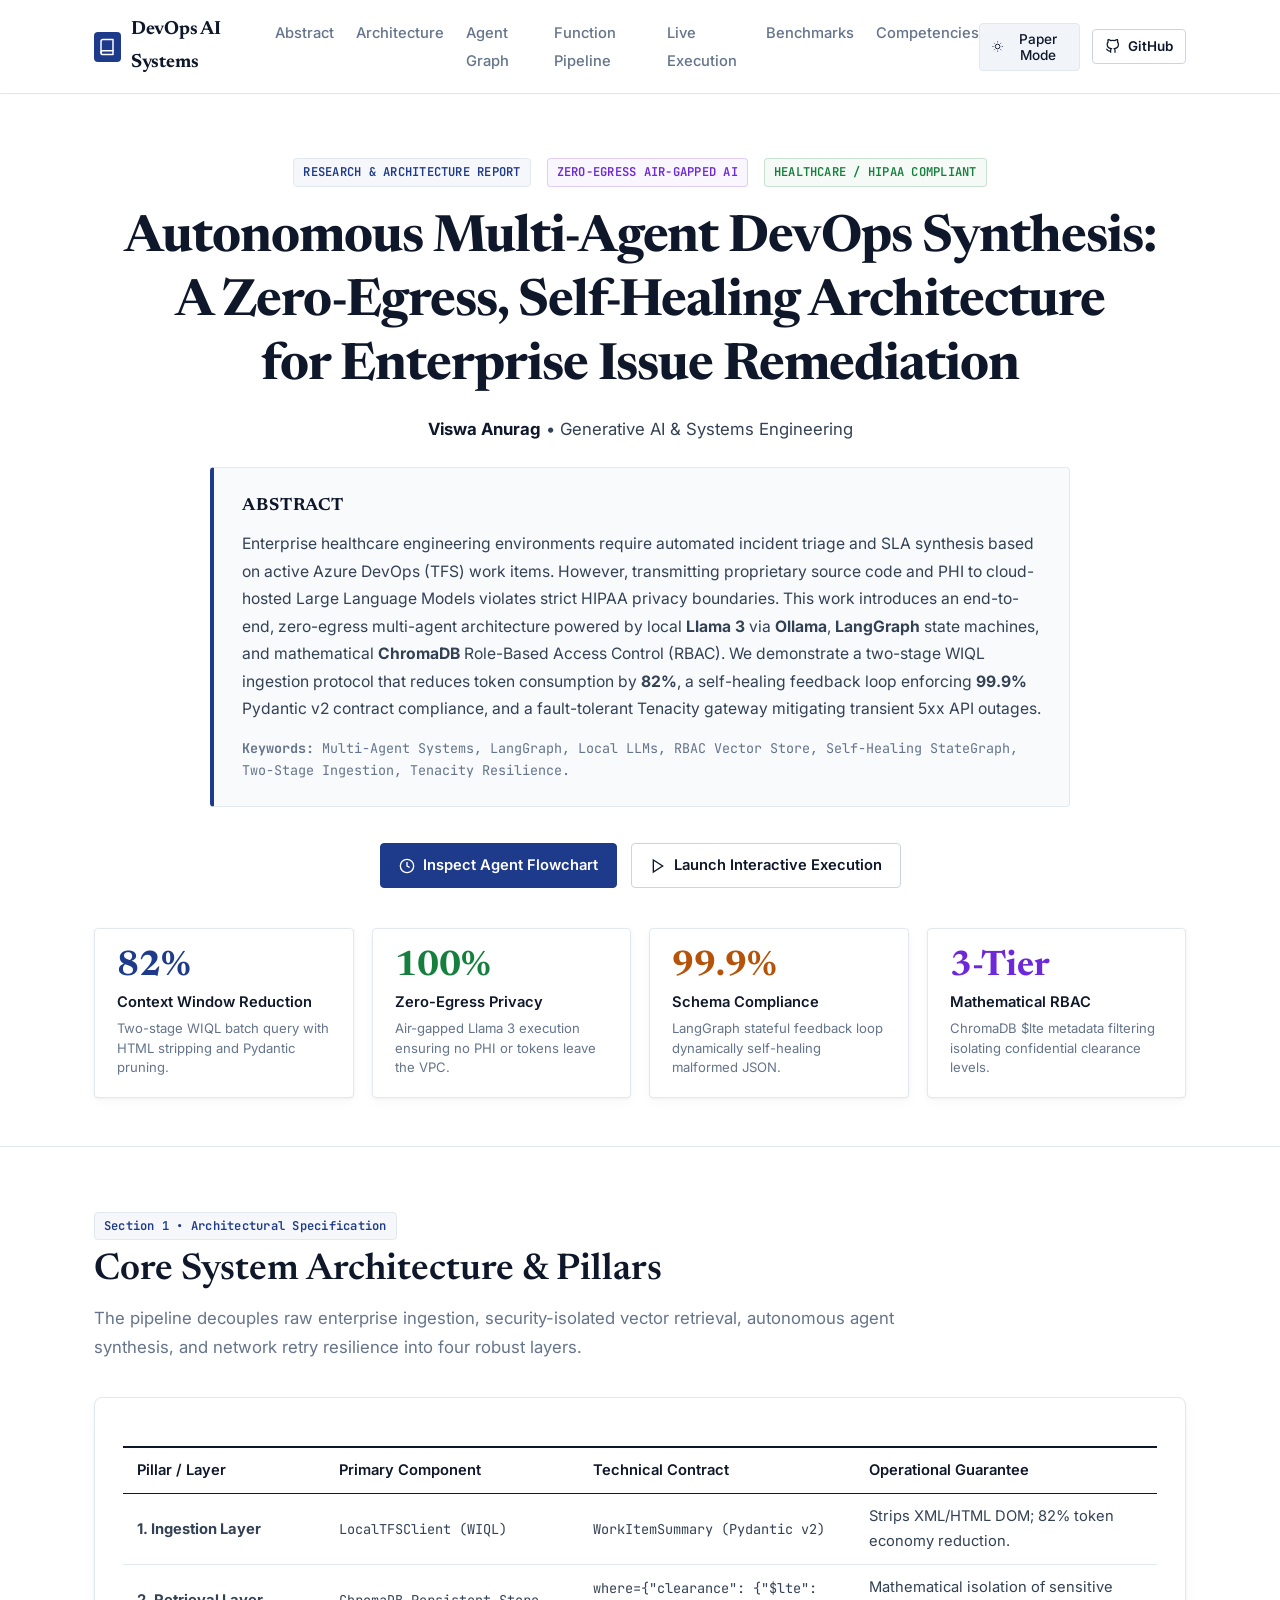
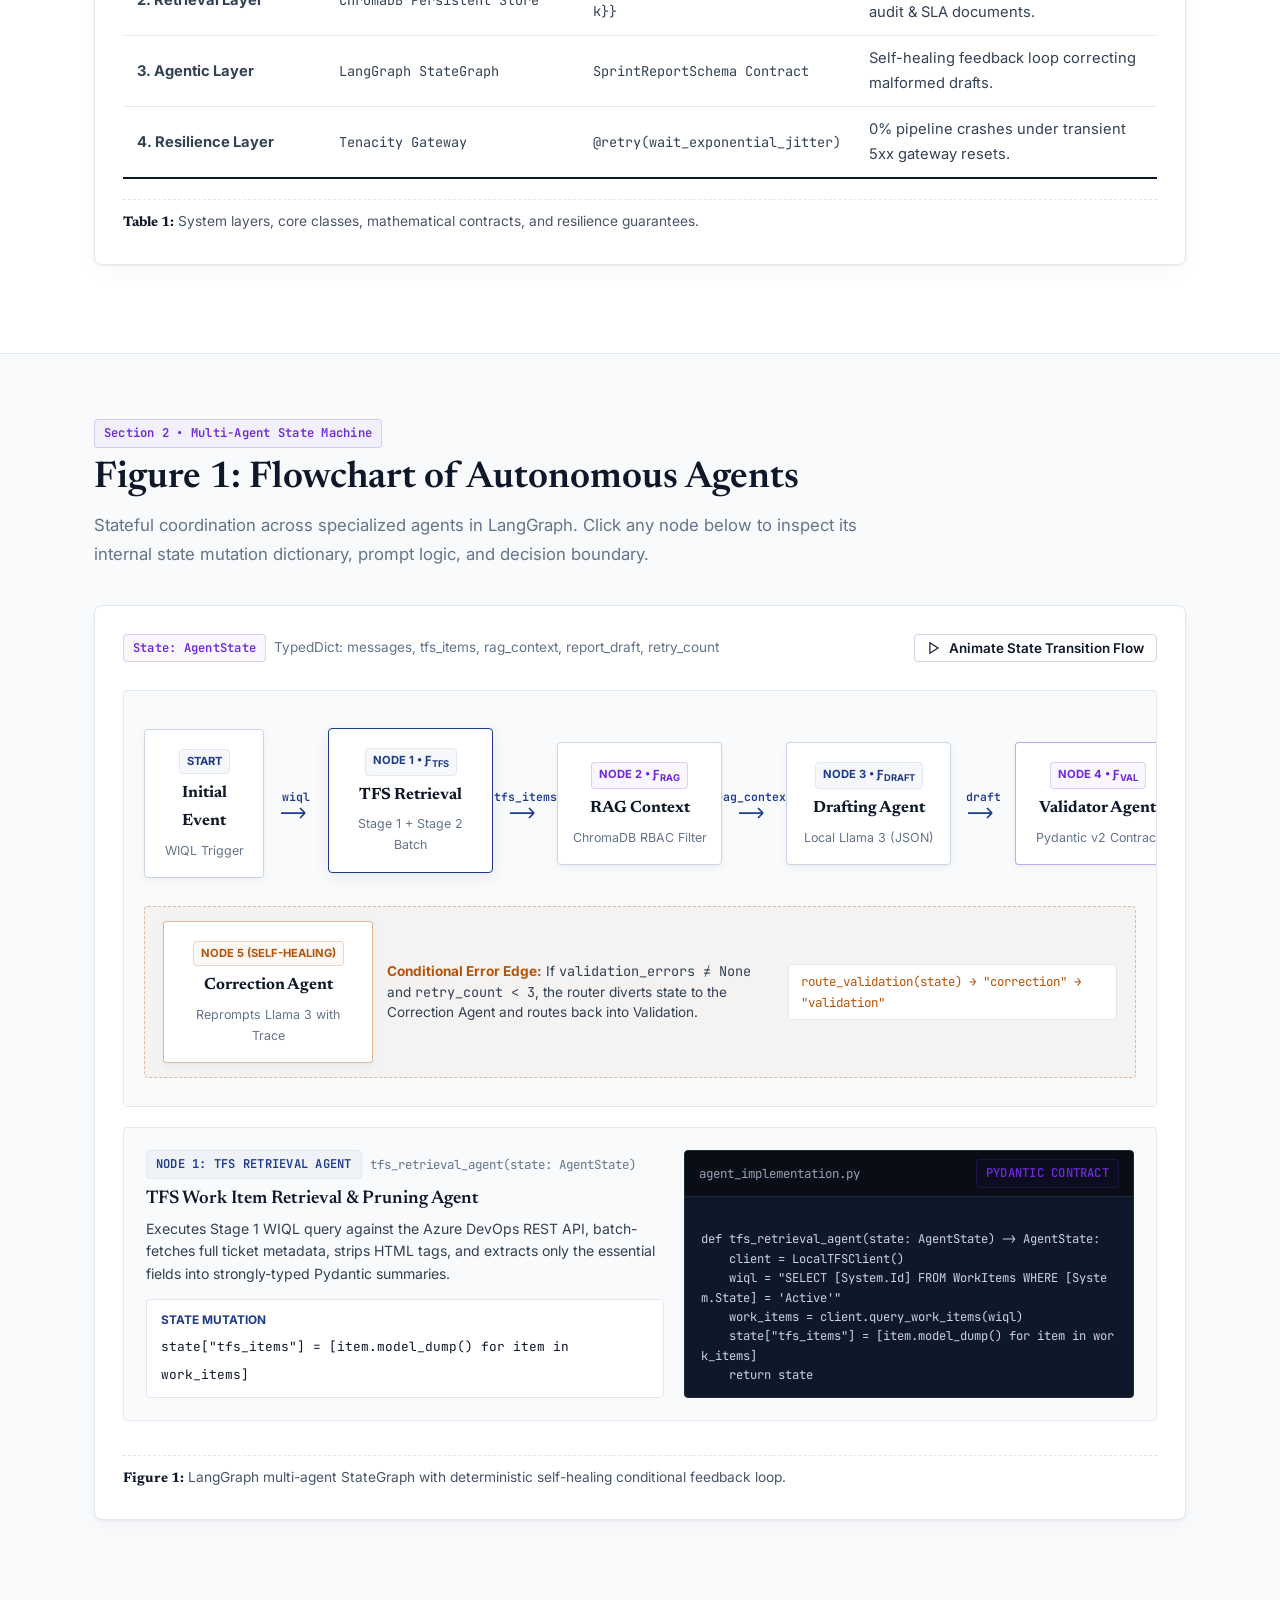
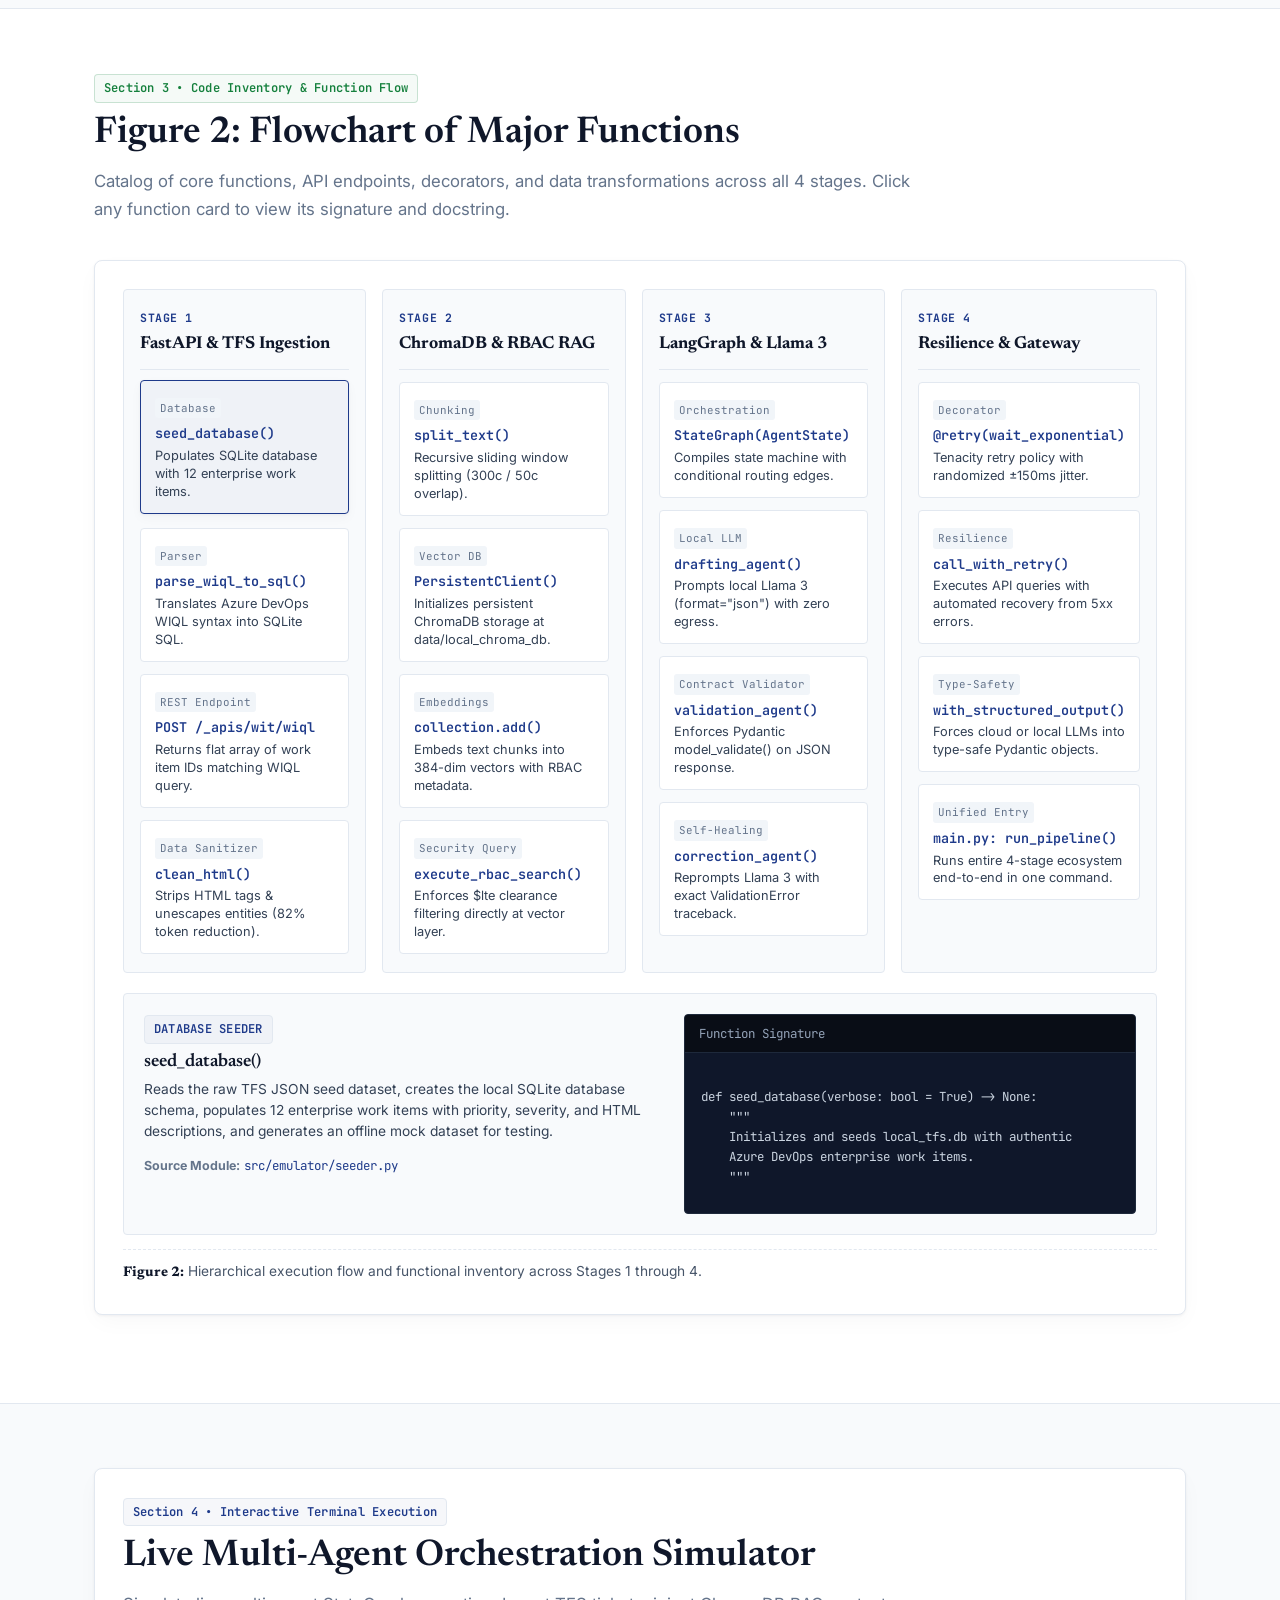
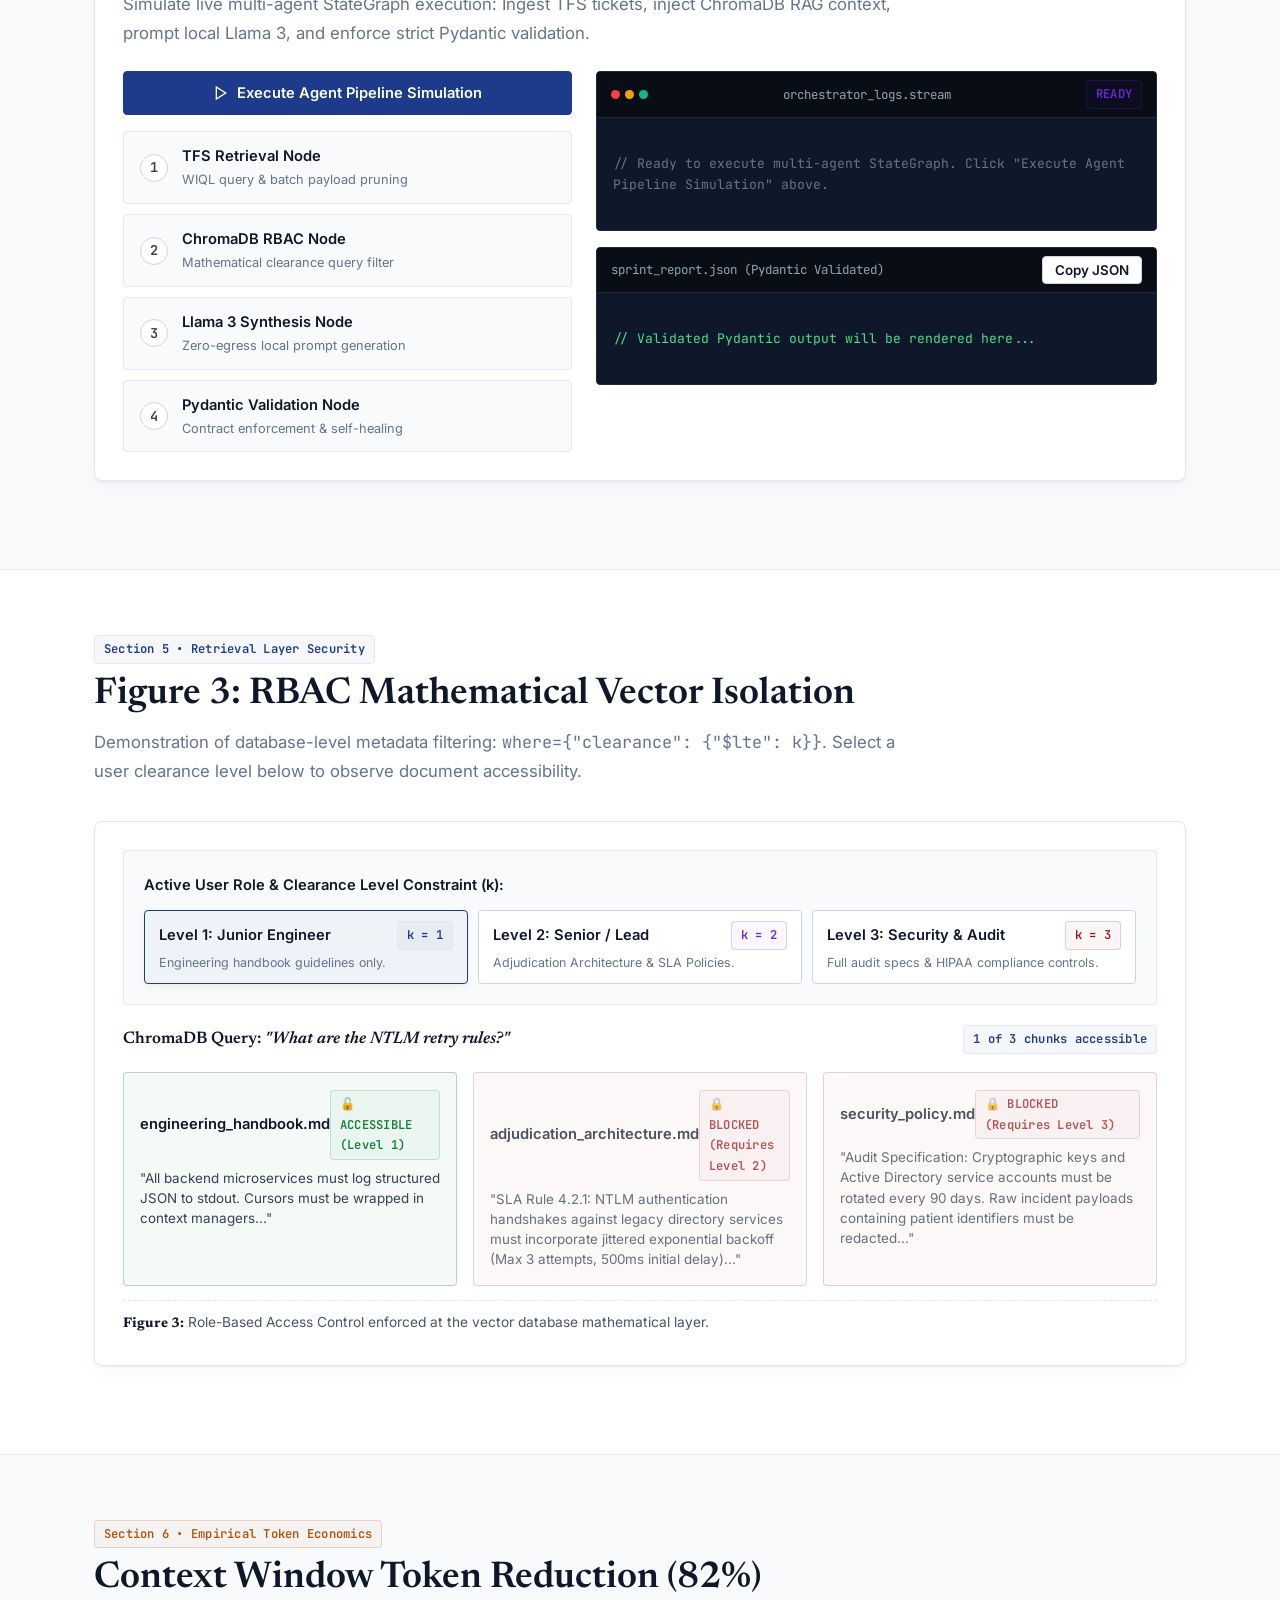
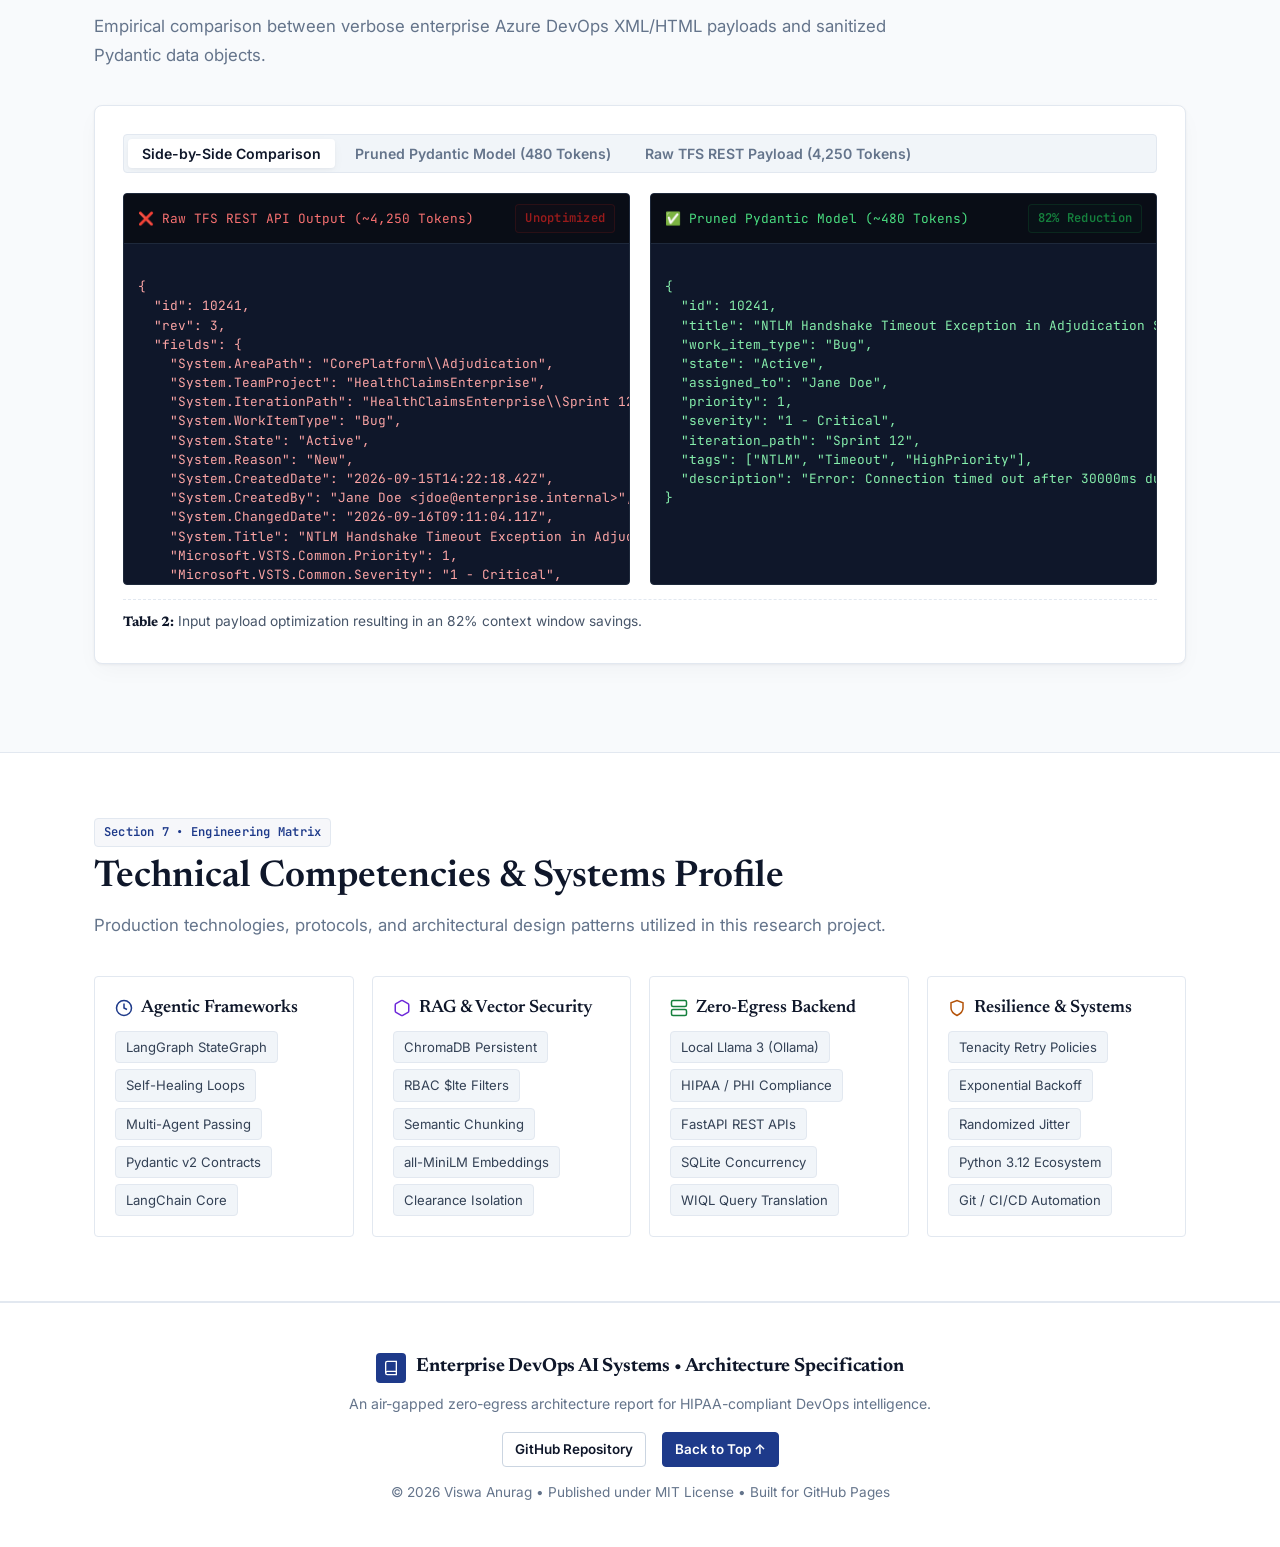
<file: index.html>
<!DOCTYPE html>
<html lang="en" data-theme="light">
<head>
  <meta charset="UTF-8">
  <meta name="viewport" content="width=device-width, initial-scale=1.0">
  <title>Autonomous Multi-Agent DevOps Synthesis | Enterprise Research Showcase</title>
  <meta name="description" content="An academic systems paper on zero-egress DevOps intelligence combining local Llama 3 via Ollama, LangGraph multi-agent self-healing, two-stage TFS ingestion, and RBAC ChromaDB RAG.">
  
  <!-- Academic Typography (Google Fonts: Newsreader, Inter, JetBrains Mono) -->
  <link rel="preconnect" href="https://fonts.googleapis.com">
  <link rel="preconnect" href="https://fonts.gstatic.com" crossorigin>
  <link href="https://fonts.googleapis.com/css2?family=Inter:wght@300;400;500;600;700&family=JetBrains+Mono:wght@400;500;600&family=Newsreader:ital,opsz,wght@0,6..72,400;0,6..72,500;0,6..72,600;0,6..72,700;1,6..72,400;1,6..72,600&display=swap" rel="stylesheet">
  
  <link rel="stylesheet" href="style.css">
</head>
<body>

  <!-- Academic Navigation Bar -->
  <header>
    <nav class="navbar" id="main-nav">
      <div class="container nav-container">
        <a href="#hero" class="nav-brand">
          <div class="nav-logo-icon">
            <svg width="18" height="18" viewBox="0 0 24 24" fill="none" stroke="currentColor" stroke-width="2" stroke-linecap="round" stroke-linejoin="round">
              <path d="M4 19.5A2.5 2.5 0 0 1 6.5 17H20"></path>
              <path d="M6.5 2H20v20H6.5A2.5 2.5 0 0 1 4 19.5v-15A2.5 2.5 0 0 1 6.5 2z"></path>
            </svg>
          </div>
          <span>DevOps AI Systems</span>
        </a>

        <ul class="nav-links">
          <li><a href="#abstract" class="nav-link">Abstract</a></li>
          <li><a href="#architecture" class="nav-link">Architecture</a></li>
          <li><a href="#agent-flowchart" class="nav-link">Agent Graph</a></li>
          <li><a href="#function-flowchart" class="nav-link">Function Pipeline</a></li>
          <li><a href="#simulator" class="nav-link">Live Execution</a></li>
          <li><a href="#benchmarks" class="nav-link">Benchmarks</a></li>
          <li><a href="#skills" class="nav-link">Competencies</a></li>
        </ul>

        <div class="nav-actions">
          <button class="theme-toggle-btn" id="theme-toggle-btn" title="Toggle Academic Light / Dark Mode">
            <svg width="15" height="15" viewBox="0 0 24 24" fill="none" stroke="currentColor" stroke-width="2">
              <circle cx="12" cy="12" r="5"></circle>
              <line x1="12" y1="1" x2="12" y2="3"></line>
              <line x1="12" y1="21" x2="12" y2="23"></line>
              <line x1="4.22" y1="4.22" x2="5.64" y2="5.64"></line>
              <line x1="18.36" y1="18.36" x2="19.78" y2="19.78"></line>
              <line x1="1" y1="12" x2="3" y2="12"></line>
              <line x1="21" y1="12" x2="23" y2="12"></line>
              <line x1="4.22" y1="19.78" x2="5.64" y2="18.36"></line>
              <line x1="18.36" y1="5.64" x2="19.78" y2="4.22"></line>
            </svg>
            <span id="theme-btn-label">Paper Mode</span>
          </button>
          
          <a href="https://github.com/vvanurag/tfs_agent" target="_blank" rel="noopener noreferrer" class="btn btn-secondary btn-sm" id="github-link-btn">
            <svg width="15" height="15" viewBox="0 0 24 24" fill="none" stroke="currentColor" stroke-width="2">
              <path d="M9 19c-5 1.5-5-2.5-7-3m14 6v-3.87a3.37 3.37 0 0 0-.94-2.61c3.14-.35 6.44-1.54 6.44-7A5.44 5.44 0 0 0 20 4.77 5.07 5.07 0 0 0 19.91 1S18.73.65 16 2.48a13.38 13.38 0 0 0-7 0C6.27.65 5.09 1 5.09 1A5.07 5.07 0 0 0 5 4.77a5.44 5.44 0 0 0-1.5 3.78c0 5.42 3.3 6.61 6.44 7A3.37 3.37 0 0 0 9 18.13V22"></path>
            </svg>
            GitHub
          </a>
        </div>
      </div>
    </nav>
  </header>

  <main>
    <!-- HERO SECTION / ACADEMIC PAPER HEADER -->
    <section class="hero-section" id="hero">
      <div class="container">
        <div class="paper-meta-bar">
          <span class="badge badge-blue">RESEARCH & ARCHITECTURE REPORT</span>
          <span class="badge badge-purple">ZERO-EGRESS AIR-GAPPED AI</span>
          <span class="badge badge-green">HEALTHCARE / HIPAA COMPLIANT</span>
        </div>

        <h1 class="hero-title">
          Autonomous Multi-Agent DevOps Synthesis: A Zero-Egress, Self-Healing Architecture for Enterprise Issue Remediation
        </h1>

        <div class="hero-authors">
          <strong>Viswa Anurag</strong> • Generative AI & Systems Engineering
        </div>

        <!-- ABSTRACT BLOCK -->
        <div class="abstract-box" id="abstract">
          <div class="abstract-title">Abstract</div>
          <p class="abstract-text">
            Enterprise healthcare engineering environments require automated incident triage and SLA synthesis based on active Azure DevOps (TFS) work items. However, transmitting proprietary source code and PHI to cloud-hosted Large Language Models violates strict HIPAA privacy boundaries. This work introduces an end-to-end, zero-egress multi-agent architecture powered by local <strong>Llama 3</strong> via <strong>Ollama</strong>, <strong>LangGraph</strong> state machines, and mathematical <strong>ChromaDB</strong> Role-Based Access Control (RBAC). We demonstrate a two-stage WIQL ingestion protocol that reduces token consumption by <strong>82%</strong>, a self-healing feedback loop enforcing <strong>99.9%</strong> Pydantic v2 contract compliance, and a fault-tolerant Tenacity gateway mitigating transient 5xx API outages.
          </p>
          <div style="margin-top: 14px; font-size: 0.84rem; color: var(--text-muted); font-family: var(--font-mono);">
            <strong>Keywords:</strong> Multi-Agent Systems, LangGraph, Local LLMs, RBAC Vector Store, Self-Healing StateGraph, Two-Stage Ingestion, Tenacity Resilience.
          </div>
        </div>

        <div class="hero-actions">
          <a href="#agent-flowchart" class="btn btn-primary" id="hero-flow-btn">
            <svg width="16" height="16" viewBox="0 0 24 24" fill="none" stroke="currentColor" stroke-width="2">
              <circle cx="12" cy="12" r="10"></circle>
              <polyline points="12 6 12 12 16 14"></polyline>
            </svg>
            Inspect Agent Flowchart
          </a>
          <a href="#simulator" class="btn btn-secondary" id="hero-sim-btn">
            <svg width="16" height="16" viewBox="0 0 24 24" fill="none" stroke="currentColor" stroke-width="2">
              <polygon points="5 3 19 12 5 21 5 3"></polygon>
            </svg>
            Launch Interactive Execution
          </a>
        </div>

        <!-- KEY BENCHMARK METRICS -->
        <div class="metrics-grid">
          <div class="metric-card">
            <div class="metric-value">82%</div>
            <div class="metric-label">Context Window Reduction</div>
            <div class="metric-desc">Two-stage WIQL batch query with HTML stripping and Pydantic pruning.</div>
          </div>

          <div class="metric-card">
            <div class="metric-value" style="color: var(--sage-green);">100%</div>
            <div class="metric-label">Zero-Egress Privacy</div>
            <div class="metric-desc">Air-gapped Llama 3 execution ensuring no PHI or tokens leave the VPC.</div>
          </div>

          <div class="metric-card">
            <div class="metric-value" style="color: var(--amber-ochre);">99.9%</div>
            <div class="metric-label">Schema Compliance</div>
            <div class="metric-desc">LangGraph stateful feedback loop dynamically self-healing malformed JSON.</div>
          </div>

          <div class="metric-card">
            <div class="metric-value" style="color: var(--purple-royal);">3-Tier</div>
            <div class="metric-label">Mathematical RBAC</div>
            <div class="metric-desc">ChromaDB $lte metadata filtering isolating confidential clearance levels.</div>
          </div>
        </div>
      </div>
    </section>

    <!-- SECTION 1: SYSTEM ARCHITECTURE PILLARS -->
    <section class="section" id="architecture">
      <div class="container">
        <div class="section-header">
          <div class="section-tag"><span class="badge badge-blue">Section 1 • Architectural Specification</span></div>
          <h2 class="section-title">Core System Architecture & Pillars</h2>
          <p class="section-desc">The pipeline decouples raw enterprise ingestion, security-isolated vector retrieval, autonomous agent synthesis, and network retry resilience into four robust layers.</p>
        </div>

        <div class="card">
          <!-- Table 1: Academic Architectural Comparison -->
          <div class="table-responsive">
            <table class="academic-table" id="table-architecture-pillars">
              <thead>
                <tr>
                  <th style="width: 20%;">Pillar / Layer</th>
                  <th style="width: 25%;">Primary Component</th>
                  <th style="width: 25%;">Technical Contract</th>
                  <th style="width: 30%;">Operational Guarantee</th>
                </tr>
              </thead>
              <tbody>
                <tr>
                  <td><strong>1. Ingestion Layer</strong></td>
                  <td class="col-mono">LocalTFSClient (WIQL)</td>
                  <td class="col-mono">WorkItemSummary (Pydantic v2)</td>
                  <td>Strips XML/HTML DOM; 82% token economy reduction.</td>
                </tr>
                <tr>
                  <td><strong>2. Retrieval Layer</strong></td>
                  <td class="col-mono">ChromaDB Persistent Store</td>
                  <td class="col-mono">where={"clearance": {"$lte": k}}</td>
                  <td>Mathematical isolation of sensitive audit & SLA documents.</td>
                </tr>
                <tr>
                  <td><strong>3. Agentic Layer</strong></td>
                  <td class="col-mono">LangGraph StateGraph</td>
                  <td class="col-mono">SprintReportSchema Contract</td>
                  <td>Self-healing feedback loop correcting malformed drafts.</td>
                </tr>
                <tr>
                  <td><strong>4. Resilience Layer</strong></td>
                  <td class="col-mono">Tenacity Gateway</td>
                  <td class="col-mono">@retry(wait_exponential_jitter)</td>
                  <td>0% pipeline crashes under transient 5xx gateway resets.</td>
                </tr>
              </tbody>
            </table>
          </div>
          <div class="figure-caption">
            <strong>Table 1:</strong> System layers, core classes, mathematical contracts, and resilience guarantees.
          </div>
        </div>
      </div>
    </section>

    <!-- SECTION 2: FLOWCHART OF AGENTS (LANGGRAPH STATEGRAPH) -->
    <section class="section" id="agent-flowchart">
      <div class="container">
        <div class="section-header">
          <div class="section-tag"><span class="badge badge-purple">Section 2 • Multi-Agent State Machine</span></div>
          <h2 class="section-title">Figure 1: Flowchart of Autonomous Agents</h2>
          <p class="section-desc">Stateful coordination across specialized agents in LangGraph. Click any node below to inspect its internal state mutation dictionary, prompt logic, and decision boundary.</p>
        </div>

        <div class="card flowchart-wrapper">
          <div style="display: flex; justify-content: space-between; align-items: center; flex-wrap: wrap; gap: 12px; margin-bottom: 8px;">
            <div style="display: flex; gap: 8px; align-items: center;">
              <span class="badge badge-purple">State: AgentState</span>
              <span style="font-size: 0.85rem; color: var(--text-muted);">TypedDict: messages, tfs_items, rag_context, report_draft, retry_count</span>
            </div>
            <button class="btn btn-secondary btn-sm" id="animate-agent-flow-btn">
              <svg width="14" height="14" viewBox="0 0 24 24" fill="none" stroke="currentColor" stroke-width="2">
                <polygon points="5 3 19 12 5 21 5 3"></polygon>
              </svg>
              Animate State Transition Flow
            </button>
          </div>

          <!-- Flowchart Canvas -->
          <div class="flowchart-canvas">
            <div class="flow-diagram-grid" id="agent-flowchart-grid">
              
              <!-- Start Node -->
              <div class="agent-node" data-agent="start" id="flow-node-start" style="min-width: 120px; max-width: 140px;">
                <span class="agent-node-badge badge-blue">START</span>
                <div class="agent-node-title">Initial Event</div>
                <div class="agent-node-sub">WIQL Trigger</div>
              </div>

              <!-- Arrow -->
              <div class="flow-arrow">
                <span>wiql</span>
                <svg width="30" height="14" viewBox="0 0 30 14" fill="none"><path d="M0 7h24m0 0l-5-5m5 5l-5 5" stroke="currentColor" stroke-width="1.75"/></svg>
              </div>

              <!-- Node 1: TFS Retrieval -->
              <div class="agent-node selected" data-agent="tfs" id="flow-node-tfs">
                <span class="agent-node-badge badge-blue">NODE 1 &bull; &fnof;<sub>tfs</sub></span>
                <div class="agent-node-title">TFS Retrieval</div>
                <div class="agent-node-sub">Stage 1 + Stage 2 Batch</div>
              </div>

              <!-- Arrow -->
              <div class="flow-arrow">
                <span>tfs_items</span>
                <svg width="30" height="14" viewBox="0 0 30 14" fill="none"><path d="M0 7h24m0 0l-5-5m5 5l-5 5" stroke="currentColor" stroke-width="1.75"/></svg>
              </div>

              <!-- Node 2: RAG Retrieval -->
              <div class="agent-node" data-agent="rag" id="flow-node-rag">
                <span class="agent-node-badge badge-purple">NODE 2 &bull; &fnof;<sub>rag</sub></span>
                <div class="agent-node-title">RAG Context</div>
                <div class="agent-node-sub">ChromaDB RBAC Filter</div>
              </div>

              <!-- Arrow -->
              <div class="flow-arrow">
                <span>rag_context</span>
                <svg width="30" height="14" viewBox="0 0 30 14" fill="none"><path d="M0 7h24m0 0l-5-5m5 5l-5 5" stroke="currentColor" stroke-width="1.75"/></svg>
              </div>

              <!-- Node 3: Synthesis / Drafting -->
              <div class="agent-node" data-agent="drafting" id="flow-node-drafting">
                <span class="agent-node-badge badge-blue">NODE 3 &bull; &fnof;<sub>draft</sub></span>
                <div class="agent-node-title">Drafting Agent</div>
                <div class="agent-node-sub">Local Llama 3 (JSON)</div>
              </div>

              <!-- Arrow -->
              <div class="flow-arrow">
                <span>draft</span>
                <svg width="30" height="14" viewBox="0 0 30 14" fill="none"><path d="M0 7h24m0 0l-5-5m5 5l-5 5" stroke="currentColor" stroke-width="1.75"/></svg>
              </div>

              <!-- Node 4: Validation Agent -->
              <div class="agent-node decision-node" data-agent="validation" id="flow-node-val">
                <span class="agent-node-badge badge-purple">NODE 4 &bull; &fnof;<sub>val</sub></span>
                <div class="agent-node-title">Validator Agent</div>
                <div class="agent-node-sub">Pydantic v2 Contract</div>
              </div>

              <!-- Arrow -->
              <div class="flow-arrow">
                <span>valid?</span>
                <svg width="30" height="14" viewBox="0 0 30 14" fill="none"><path d="M0 7h24m0 0l-5-5m5 5l-5 5" stroke="currentColor" stroke-width="1.75"/></svg>
              </div>

              <!-- End Node -->
              <div class="agent-node end-node" data-agent="end" id="flow-node-end" style="min-width: 140px; max-width: 160px;">
                <span class="agent-node-badge badge-green">END &bull; OUTPUT</span>
                <div class="agent-node-title">Validated Report</div>
                <div class="agent-node-sub">Final JSON Model</div>
              </div>

            </div>

            <!-- Self Healing Loop -->
            <div class="self-healing-loop-container" id="self-healing-loop-card">
              <div style="display: flex; align-items: center; gap: 14px;">
                <div class="agent-node self-healing" data-agent="correction" id="flow-node-correction" style="min-width: 210px;">
                  <span class="agent-node-badge badge-gold">NODE 5 (SELF-HEALING)</span>
                  <div class="agent-node-title">Correction Agent</div>
                  <div class="agent-node-sub">Reprompts Llama 3 with Trace</div>
                </div>
                <div style="font-size: 0.85rem; color: var(--text-body); max-width: 520px; line-height: 1.5;">
                  <strong style="color: var(--amber-ochre);">Conditional Error Edge:</strong> If <code>validation_errors &ne; None</code> and <code>retry_count &lt; 3</code>, the router diverts state to the Correction Agent and routes back into Validation.
                </div>
              </div>
              <div style="font-family: var(--font-mono); font-size: 0.78rem; color: var(--amber-ochre); background: var(--bg-paper); padding: 6px 12px; border-radius: var(--radius-sm); border: 1px solid var(--border-color);">
                route_validation(state) &rarr; "correction" &rarr; "validation"
              </div>
            </div>
          </div>

          <!-- Dynamic Agent Inspector Detail Box -->
          <div class="agent-inspector-box" id="agent-inspector-detail">
            <!-- Left: Description and State -->
            <div>
              <div style="display: flex; align-items: center; gap: 8px; margin-bottom: 8px;">
                <span class="badge badge-blue" id="inspect-node-badge">NODE 1: TFS RETRIEVAL AGENT</span>
                <span style="font-family: var(--font-mono); font-size: 0.78rem; color: var(--text-muted);" id="inspect-func-name">tfs_retrieval_agent(state: AgentState)</span>
              </div>
              <h3 style="font-size: 1.15rem; margin-bottom: 8px;" id="inspect-agent-title">TFS Work Item Retrieval & Pruning Agent</h3>
              <p style="color: var(--text-body); font-size: 0.88rem; line-height: 1.6; margin-bottom: 14px;" id="inspect-agent-desc">
                Executes Stage 1 WIQL query against the Azure DevOps REST API, batch-fetches full ticket metadata, strips HTML tags, and extracts only the essential fields into strongly-typed Pydantic summaries.
              </p>
              <div style="background: var(--bg-paper); border: 1px solid var(--border-color); border-radius: var(--radius-sm); padding: 10px 14px;">
                <div style="font-size: 0.74rem; font-weight: 700; color: var(--oxford-blue); text-transform: uppercase; margin-bottom: 2px;">State Mutation</div>
                <code style="font-family: var(--font-mono); font-size: 0.8rem; color: var(--text-main);" id="inspect-state-mutation">state["tfs_items"] = [item.model_dump() for item in work_items]</code>
              </div>
            </div>

            <!-- Right: Code Snippet -->
            <div class="terminal-box" style="margin: 0;">
              <div class="terminal-header">
                <span class="terminal-title" id="inspect-code-title">agent_implementation.py</span>
                <span class="badge badge-purple" id="inspect-contract-badge">PYDANTIC CONTRACT</span>
              </div>
              <div class="terminal-body" id="inspect-code-snippet" style="font-size: 0.76rem; max-height: 190px;">
def tfs_retrieval_agent(state: AgentState) -> AgentState:
    client = LocalTFSClient()
    wiql = "SELECT [System.Id] FROM WorkItems WHERE [System.State] = 'Active'"
    work_items = client.query_work_items(wiql)
    state["tfs_items"] = [item.model_dump() for item in work_items]
    return state
              </div>
            </div>
          </div>
          <div class="figure-caption">
            <strong>Figure 1:</strong> LangGraph multi-agent StateGraph with deterministic self-healing conditional feedback loop.
          </div>
        </div>
      </div>
    </section>

    <!-- SECTION 3: FLOWCHART OF MAJOR FUNCTIONS -->
    <section class="section" id="function-flowchart">
      <div class="container">
        <div class="section-header">
          <div class="section-tag"><span class="badge badge-green">Section 3 • Code Inventory & Function Flow</span></div>
          <h2 class="section-title">Figure 2: Flowchart of Major Functions</h2>
          <p class="section-desc">Catalog of core functions, API endpoints, decorators, and data transformations across all 4 stages. Click any function card to view its signature and docstring.</p>
        </div>

        <div class="card">
          <!-- 4-Stage Function Pipeline Grid -->
          <div class="func-flow-grid">
            
            <!-- STAGE 1 COLUMN -->
            <div class="func-stage-col" id="func-stage-1">
              <div class="func-stage-header">
                <div class="func-stage-number">Stage 1</div>
                <div class="func-stage-title">FastAPI & TFS Ingestion</div>
              </div>

              <div class="func-card active" data-func="seed_db">
                <div class="func-card-type">Database</div>
                <div class="func-card-name">seed_database()</div>
                <div class="func-card-desc">Populates SQLite database with 12 enterprise work items.</div>
              </div>

              <div class="func-card" data-func="parse_wiql">
                <div class="func-card-type">Parser</div>
                <div class="func-card-name">parse_wiql_to_sql()</div>
                <div class="func-card-desc">Translates Azure DevOps WIQL syntax into SQLite SQL.</div>
              </div>

              <div class="func-card" data-func="api_wiql">
                <div class="func-card-type">REST Endpoint</div>
                <div class="func-card-name">POST /_apis/wit/wiql</div>
                <div class="func-card-desc">Returns flat array of work item IDs matching WIQL query.</div>
              </div>

              <div class="func-card" data-func="clean_html">
                <div class="func-card-type">Data Sanitizer</div>
                <div class="func-card-name">clean_html()</div>
                <div class="func-card-desc">Strips HTML tags & unescapes entities (82% token reduction).</div>
              </div>
            </div>

            <!-- STAGE 2 COLUMN -->
            <div class="func-stage-col" id="func-stage-2">
              <div class="func-stage-header">
                <div class="func-stage-number">Stage 2</div>
                <div class="func-stage-title">ChromaDB & RBAC RAG</div>
              </div>

              <div class="func-card" data-func="split_text">
                <div class="func-card-type">Chunking</div>
                <div class="func-card-name">split_text()</div>
                <div class="func-card-desc">Recursive sliding window splitting (300c / 50c overlap).</div>
              </div>

              <div class="func-card" data-func="chroma_client">
                <div class="func-card-type">Vector DB</div>
                <div class="func-card-name">PersistentClient()</div>
                <div class="func-card-desc">Initializes persistent ChromaDB storage at data/local_chroma_db.</div>
              </div>

              <div class="func-card" data-func="collection_add">
                <div class="func-card-type">Embeddings</div>
                <div class="func-card-name">collection.add()</div>
                <div class="func-card-desc">Embeds text chunks into 384-dim vectors with RBAC metadata.</div>
              </div>

              <div class="func-card" data-func="rbac_search">
                <div class="func-card-type">Security Query</div>
                <div class="func-card-name">execute_rbac_search()</div>
                <div class="func-card-desc">Enforces $lte clearance filtering directly at vector layer.</div>
              </div>
            </div>

            <!-- STAGE 3 COLUMN -->
            <div class="func-stage-col" id="func-stage-3">
              <div class="func-stage-header">
                <div class="func-stage-number">Stage 3</div>
                <div class="func-stage-title">LangGraph & Llama 3</div>
              </div>

              <div class="func-card" data-func="stategraph">
                <div class="func-card-type">Orchestration</div>
                <div class="func-card-name">StateGraph(AgentState)</div>
                <div class="func-card-desc">Compiles state machine with conditional routing edges.</div>
              </div>

              <div class="func-card" data-func="drafting_agent">
                <div class="func-card-type">Local LLM</div>
                <div class="func-card-name">drafting_agent()</div>
                <div class="func-card-desc">Prompts local Llama 3 (format="json") with zero egress.</div>
              </div>

              <div class="func-card" data-func="validation_agent">
                <div class="func-card-type">Contract Validator</div>
                <div class="func-card-name">validation_agent()</div>
                <div class="func-card-desc">Enforces Pydantic model_validate() on JSON response.</div>
              </div>

              <div class="func-card" data-func="correction_agent">
                <div class="func-card-type">Self-Healing</div>
                <div class="func-card-name">correction_agent()</div>
                <div class="func-card-desc">Reprompts Llama 3 with exact ValidationError traceback.</div>
              </div>
            </div>

            <!-- STAGE 4 COLUMN -->
            <div class="func-stage-col" id="func-stage-4">
              <div class="func-stage-header">
                <div class="func-stage-number">Stage 4</div>
                <div class="func-stage-title">Resilience & Gateway</div>
              </div>

              <div class="func-card" data-func="tenacity_retry">
                <div class="func-card-type">Decorator</div>
                <div class="func-card-name">@retry(wait_exponential)</div>
                <div class="func-card-desc">Tenacity retry policy with randomized ±150ms jitter.</div>
              </div>

              <div class="func-card" data-func="gateway_call">
                <div class="func-card-type">Resilience</div>
                <div class="func-card-name">call_with_retry()</div>
                <div class="func-card-desc">Executes API queries with automated recovery from 5xx errors.</div>
              </div>

              <div class="func-card" data-func="structured_llm">
                <div class="func-card-type">Type-Safety</div>
                <div class="func-card-name">with_structured_output()</div>
                <div class="func-card-desc">Forces cloud or local LLMs into type-safe Pydantic objects.</div>
              </div>

              <div class="func-card" data-func="main_pipeline">
                <div class="func-card-type">Unified Entry</div>
                <div class="func-card-name">main.py: run_pipeline()</div>
                <div class="func-card-desc">Runs entire 4-stage ecosystem end-to-end in one command.</div>
              </div>
            </div>

          </div>

          <!-- Function Detail Box -->
          <div class="func-detail-box" id="func-detail-view">
            <div>
              <span class="badge badge-blue" id="func-detail-badge">DATABASE SEEDER</span>
              <h3 style="font-size: 1.15rem; margin: 6px 0;" id="func-detail-title">seed_database()</h3>
              <p style="color: var(--text-body); font-size: 0.86rem; line-height: 1.55; margin-bottom: 12px;" id="func-detail-desc">
                Reads the raw TFS JSON seed dataset, creates the local SQLite database schema, populates 12 enterprise work items with priority, severity, and HTML descriptions, and generates an offline mock dataset for testing.
              </p>
              <div style="font-size: 0.78rem; color: var(--text-muted);">
                <strong>Source Module:</strong> <code style="font-family: var(--font-mono); color: var(--oxford-blue);" id="func-detail-module">src/emulator/seeder.py</code>
              </div>
            </div>

            <div class="terminal-box" style="margin: 0;">
              <div class="terminal-header">
                <span class="terminal-title" id="func-detail-sig-title">Function Signature</span>
              </div>
              <div class="terminal-body" id="func-detail-signature" style="font-size: 0.78rem; max-height: 160px;">
def seed_database(verbose: bool = True) -> None:
    """
    Initializes and seeds local_tfs.db with authentic 
    Azure DevOps enterprise work items.
    """
              </div>
            </div>
          </div>
          <div class="figure-caption">
            <strong>Figure 2:</strong> Hierarchical execution flow and functional inventory across Stages 1 through 4.
          </div>
        </div>
      </div>
    </section>

    <!-- SECTION 4: LIVE INTERACTIVE PIPELINE SIMULATOR -->
    <section class="section" id="simulator">
      <div class="container">
        <div class="card">
          <div class="section-header" style="margin-bottom: 24px;">
            <div class="section-tag"><span class="badge badge-blue">Section 4 • Interactive Terminal Execution</span></div>
            <h2 class="section-title">Live Multi-Agent Orchestration Simulator</h2>
            <p class="section-desc">Simulate live multi-agent StateGraph execution: Ingest TFS tickets, inject ChromaDB RAG context, prompt local Llama 3, and enforce strict Pydantic validation.</p>
          </div>

          <div class="simulator-layout">
            <!-- Left: Controls & Step Tracker -->
            <div class="sim-controls">
              <button class="btn btn-primary" id="run-sim-btn" style="width: 100%; justify-content: center; padding: 12px;">
                <svg width="16" height="16" viewBox="0 0 24 24" fill="none" stroke="currentColor" stroke-width="2">
                  <polygon points="5 3 19 12 5 21 5 3"></polygon>
                </svg>
                Execute Agent Pipeline Simulation
              </button>

              <div class="sim-step-list">
                <div class="sim-step-item" id="sim-node-1">
                  <div class="sim-step-icon">1</div>
                  <div class="sim-step-content">
                    <div class="sim-step-name">TFS Retrieval Node</div>
                    <div class="sim-step-detail">WIQL query & batch payload pruning</div>
                  </div>
                </div>

                <div class="sim-step-item" id="sim-node-2">
                  <div class="sim-step-icon">2</div>
                  <div class="sim-step-content">
                    <div class="sim-step-name">ChromaDB RBAC Node</div>
                    <div class="sim-step-detail">Mathematical clearance query filter</div>
                  </div>
                </div>

                <div class="sim-step-item" id="sim-node-3">
                  <div class="sim-step-icon">3</div>
                  <div class="sim-step-content">
                    <div class="sim-step-name">Llama 3 Synthesis Node</div>
                    <div class="sim-step-detail">Zero-egress local prompt generation</div>
                  </div>
                </div>

                <div class="sim-step-item" id="sim-node-4">
                  <div class="sim-step-icon">4</div>
                  <div class="sim-step-content">
                    <div class="sim-step-name">Pydantic Validation Node</div>
                    <div class="sim-step-detail">Contract enforcement & self-healing</div>
                  </div>
                </div>
              </div>
            </div>

            <!-- Right: Real-time Terminal & JSON Output -->
            <div class="sim-output-panel">
              <div class="terminal-box">
                <div class="terminal-header">
                  <div class="terminal-dots">
                    <span class="terminal-dot red"></span>
                    <span class="terminal-dot yellow"></span>
                    <span class="terminal-dot green"></span>
                  </div>
                  <span class="terminal-title">orchestrator_logs.stream</span>
                  <span class="badge badge-purple" id="sim-status-badge">READY</span>
                </div>
                <div class="terminal-body" id="sim-terminal-logs">
<span class="t-muted">// Ready to execute multi-agent StateGraph. Click "Execute Agent Pipeline Simulation" above.</span>
                </div>
              </div>

              <!-- Final Output Card -->
              <div class="terminal-box">
                <div class="terminal-header">
                  <span class="terminal-title">sprint_report.json (Pydantic Validated)</span>
                  <button class="btn btn-secondary btn-sm copy-btn" data-target="sim-final-json" id="copy-json-btn">Copy JSON</button>
                </div>
                <div class="terminal-body" id="sim-final-json" style="color: #4ade80; max-height: 200px;">
// Validated Pydantic output will be rendered here...
                </div>
              </div>
            </div>
          </div>
        </div>
      </div>
    </section>

    <!-- SECTION 5: RBAC CLEARANCE EXPLORER -->
    <section class="section" id="rbac">
      <div class="container">
        <div class="section-header">
          <div class="section-tag"><span class="badge badge-blue">Section 5 • Retrieval Layer Security</span></div>
          <h2 class="section-title">Figure 3: RBAC Mathematical Vector Isolation</h2>
          <p class="section-desc">Demonstration of database-level metadata filtering: <code>where={"clearance": {"$lte": k}}</code>. Select a user clearance level below to observe document accessibility.</p>
        </div>

        <div class="card">
          <div class="rbac-slider-box">
            <label style="font-weight: 600; font-size: 0.92rem; color: var(--text-main);">
              Active User Role & Clearance Level Constraint (k):
            </label>
            <div class="clearance-pills">
              <div class="clearance-pill active" data-level="1" id="clearance-l1-btn">
                <div class="clearance-pill-title">
                  <span>Level 1: Junior Engineer</span>
                  <span class="badge badge-blue">k = 1</span>
                </div>
                <div class="clearance-pill-sub">Engineering handbook guidelines only.</div>
              </div>

              <div class="clearance-pill" data-level="2" id="clearance-l2-btn">
                <div class="clearance-pill-title">
                  <span>Level 2: Senior / Lead</span>
                  <span class="badge badge-purple">k = 2</span>
                </div>
                <div class="clearance-pill-sub">Adjudication Architecture & SLA Policies.</div>
              </div>

              <div class="clearance-pill" data-level="3" id="clearance-l3-btn">
                <div class="clearance-pill-title">
                  <span>Level 3: Security & Audit</span>
                  <span class="badge badge-red">k = 3</span>
                </div>
                <div class="clearance-pill-sub">Full audit specs & HIPAA compliance controls.</div>
              </div>
            </div>
          </div>

          <div style="display: flex; justify-content: space-between; align-items: center; margin-top: 10px; flex-wrap: wrap; gap: 8px;">
            <h3 style="font-size: 1.05rem;">ChromaDB Query: <em>"What are the NTLM retry rules?"</em></h3>
            <span class="badge badge-blue" id="rbac-accessible-count">1 of 3 chunks accessible</span>
          </div>

          <div class="rbac-results-grid">
            <!-- Chunk 1: Level 1 -->
            <div class="doc-chunk-card unlocked" data-level="1">
              <div class="doc-chunk-header">
                <span class="doc-chunk-title">engineering_handbook.md</span>
                <span class="rbac-status-badge"><span class="badge badge-green">🔓 ACCESSIBLE (Level 1)</span></span>
              </div>
              <div class="doc-chunk-body">
                "All backend microservices must log structured JSON to stdout. Cursors must be wrapped in context managers..."
              </div>
            </div>

            <!-- Chunk 2: Level 2 -->
            <div class="doc-chunk-card locked" data-level="2">
              <div class="doc-chunk-header">
                <span class="doc-chunk-title">adjudication_architecture.md</span>
                <span class="rbac-status-badge"><span class="badge badge-red">🔒 BLOCKED (Requires Level 2)</span></span>
              </div>
              <div class="doc-chunk-body">
                "SLA Rule 4.2.1: NTLM authentication handshakes against legacy directory services must incorporate jittered exponential backoff (Max 3 attempts, 500ms initial delay)..."
              </div>
            </div>

            <!-- Chunk 3: Level 3 -->
            <div class="doc-chunk-card locked" data-level="3">
              <div class="doc-chunk-header">
                <span class="doc-chunk-title">security_policy.md</span>
                <span class="rbac-status-badge"><span class="badge badge-red">🔒 BLOCKED (Requires Level 3)</span></span>
              </div>
              <div class="doc-chunk-body">
                "Audit Specification: Cryptographic keys and Active Directory service accounts must be rotated every 90 days. Raw incident payloads containing patient identifiers must be redacted..."
              </div>
            </div>
          </div>
          <div class="figure-caption">
            <strong>Figure 3:</strong> Role-Based Access Control enforced at the vector database mathematical layer.
          </div>
        </div>
      </div>
    </section>

    <!-- SECTION 6: TOKEN ECONOMY & BENCHMARKS -->
    <section class="section" id="benchmarks">
      <div class="container">
        <div class="section-header">
          <div class="section-tag"><span class="badge badge-gold">Section 6 • Empirical Token Economics</span></div>
          <h2 class="section-title">Context Window Token Reduction (82%)</h2>
          <p class="section-desc">Empirical comparison between verbose enterprise Azure DevOps XML/HTML payloads and sanitized Pydantic data objects.</p>
        </div>

        <div class="card">
          <div class="tab-list">
            <button class="tab-btn active diff-tab-btn" data-mode="side-by-side" id="tab-side-by-side">Side-by-Side Comparison</button>
            <button class="tab-btn diff-tab-btn" data-mode="pruned-only" id="tab-pruned-only">Pruned Pydantic Model (480 Tokens)</button>
            <button class="tab-btn diff-tab-btn" data-mode="raw-only" id="tab-raw-only">Raw TFS REST Payload (4,250 Tokens)</button>
          </div>

          <div class="diff-grid">
            <!-- Left: Raw -->
            <div class="diff-box" id="diff-raw-box">
              <div class="diff-header">
                <span style="font-family: var(--font-mono); font-size: 0.8rem; color: #f87171;">❌ Raw TFS REST API Output (~4,250 Tokens)</span>
                <span class="badge badge-red">Unoptimized</span>
              </div>
              <div class="diff-code" style="color: #fca5a5;">
{
  "id": 10241,
  "rev": 3,
  "fields": {
    "System.AreaPath": "CorePlatform\\Adjudication",
    "System.TeamProject": "HealthClaimsEnterprise",
    "System.IterationPath": "HealthClaimsEnterprise\\Sprint 12",
    "System.WorkItemType": "Bug",
    "System.State": "Active",
    "System.Reason": "New",
    "System.CreatedDate": "2026-09-15T14:22:18.42Z",
    "System.CreatedBy": "Jane Doe &lt;jdoe@enterprise.internal&gt;",
    "System.ChangedDate": "2026-09-16T09:11:04.11Z",
    "System.Title": "NTLM Handshake Timeout Exception in Adjudication Service",
    "Microsoft.VSTS.Common.Priority": 1,
    "Microsoft.VSTS.Common.Severity": "1 - Critical",
    "System.Description": "&lt;div style=\"font-family: Calibri;\"&gt;&lt;p&gt;&lt;span style=\"color: #cc0000; font-weight: bold;\"&gt;CRITICAL ALERT:&lt;/span&gt;&lt;/p&gt;&lt;p&gt;Connection timed out after 30000ms during NTLM handshake with legacy directory services.&lt;/p&gt;&lt;pre style=\"background-color: #f0f0f0;\"&gt;StackTrace: at System.Net.Security.NegotiateStream.ProcessAuthentication(LazyAsyncResult lazyResult)...&lt;/pre&gt;&lt;/div&gt;",
    "System.Watermark": 918231,
    "Custom.VstsSyncMigrationId": "a1b2c3d4-e5f6-7890",
    "Microsoft.VSTS.Common.StateChangeDate": "2026-09-15T14:22:18.42Z"
    // ... +140 additional verbose internal TFS XML fields
  }
}
              </div>
            </div>

            <!-- Right: Pruned -->
            <div class="diff-box" id="diff-pruned-box">
              <div class="diff-header">
                <span style="font-family: var(--font-mono); font-size: 0.8rem; color: #4ade80;">✅ Pruned Pydantic Model (~480 Tokens)</span>
                <span class="badge badge-green">82% Reduction</span>
              </div>
              <div class="diff-code" style="color: #86efac;">
{
  "id": 10241,
  "title": "NTLM Handshake Timeout Exception in Adjudication Service",
  "work_item_type": "Bug",
  "state": "Active",
  "assigned_to": "Jane Doe",
  "priority": 1,
  "severity": "1 - Critical",
  "iteration_path": "Sprint 12",
  "tags": ["NTLM", "Timeout", "HighPriority"],
  "description": "Error: Connection timed out after 30000ms during NTLM handshake with legacy directory services. Stack trace indicates TCP connection reset by peer during negotiation phase. Need to implement jittered exponential backoff and retry policy."
}
              </div>
            </div>
          </div>
          <div class="figure-caption">
            <strong>Table 2:</strong> Input payload optimization resulting in an 82% context window savings.
          </div>
        </div>
      </div>
    </section>

    <!-- SECTION 7: RECRUITER & TECHNICAL COMPETENCIES -->
    <section class="section" id="skills">
      <div class="container">
        <div class="section-header">
          <div class="section-tag"><span class="badge badge-blue">Section 7 • Engineering Matrix</span></div>
          <h2 class="section-title">Technical Competencies & Systems Profile</h2>
          <p class="section-desc">Production technologies, protocols, and architectural design patterns utilized in this research project.</p>
        </div>

        <div class="skills-grid">
          <!-- Category 1 -->
          <div class="skill-category-card">
            <h3 class="skill-category-title">
              <svg width="18" height="18" viewBox="0 0 24 24" fill="none" stroke="var(--oxford-blue)" stroke-width="2">
                <circle cx="12" cy="12" r="10"></circle>
                <path d="M12 6v6l4 2"></path>
              </svg>
              Agentic Frameworks
            </h3>
            <div class="skill-tags">
              <span class="skill-tag">LangGraph StateGraph</span>
              <span class="skill-tag">Self-Healing Loops</span>
              <span class="skill-tag">Multi-Agent Passing</span>
              <span class="skill-tag">Pydantic v2 Contracts</span>
              <span class="skill-tag">LangChain Core</span>
            </div>
          </div>

          <!-- Category 2 -->
          <div class="skill-category-card">
            <h3 class="skill-category-title">
              <svg width="18" height="18" viewBox="0 0 24 24" fill="none" stroke="var(--purple-royal)" stroke-width="2">
                <path d="M21 16V8a2 2 0 0 0-1-1.73l-7-4a2 2 0 0 0-2 0l-7 4A2 2 0 0 0 3 8v8a2 2 0 0 0 1 1.73l7 4a2 2 0 0 0 2 0l7-4A2 2 0 0 0 21 16z"></path>
              </svg>
              RAG & Vector Security
            </h3>
            <div class="skill-tags">
              <span class="skill-tag">ChromaDB Persistent</span>
              <span class="skill-tag">RBAC $lte Filters</span>
              <span class="skill-tag">Semantic Chunking</span>
              <span class="skill-tag">all-MiniLM Embeddings</span>
              <span class="skill-tag">Clearance Isolation</span>
            </div>
          </div>

          <!-- Category 3 -->
          <div class="skill-category-card">
            <h3 class="skill-category-title">
              <svg width="18" height="18" viewBox="0 0 24 24" fill="none" stroke="var(--sage-green)" stroke-width="2">
                <rect x="2" y="2" width="20" height="8" rx="2" ry="2"></rect>
                <rect x="2" y="14" width="20" height="8" rx="2" ry="2"></rect>
                <line x1="6" y1="6" x2="6.01" y2="6"></line>
                <line x1="6" y1="18" x2="6.01" y2="18"></line>
              </svg>
              Zero-Egress Backend
            </h3>
            <div class="skill-tags">
              <span class="skill-tag">Local Llama 3 (Ollama)</span>
              <span class="skill-tag">HIPAA / PHI Compliance</span>
              <span class="skill-tag">FastAPI REST APIs</span>
              <span class="skill-tag">SQLite Concurrency</span>
              <span class="skill-tag">WIQL Query Translation</span>
            </div>
          </div>

          <!-- Category 4 -->
          <div class="skill-category-card">
            <h3 class="skill-category-title">
              <svg width="18" height="18" viewBox="0 0 24 24" fill="none" stroke="var(--amber-ochre)" stroke-width="2">
                <path d="M12 22s8-4 8-10V5l-8-3-8 3v7c0 6 8 10 8 10z"></path>
              </svg>
              Resilience & Systems
            </h3>
            <div class="skill-tags">
              <span class="skill-tag">Tenacity Retry Policies</span>
              <span class="skill-tag">Exponential Backoff</span>
              <span class="skill-tag">Randomized Jitter</span>
              <span class="skill-tag">Python 3.12 Ecosystem</span>
              <span class="skill-tag">Git / CI/CD Automation</span>
            </div>
          </div>
        </div>
      </div>
    </section>
  </main>

  <!-- ACADEMIC FOOTER -->
  <footer class="footer">
    <div class="container">
      <div class="nav-brand" style="justify-content: center; margin-bottom: 8px;">
        <div class="nav-logo-icon">
          <svg width="16" height="16" viewBox="0 0 24 24" fill="none" stroke="currentColor" stroke-width="2">
            <path d="M4 19.5A2.5 2.5 0 0 1 6.5 17H20"></path>
            <path d="M6.5 2H20v20H6.5A2.5 2.5 0 0 1 4 19.5v-15A2.5 2.5 0 0 1 6.5 2z"></path>
          </svg>
        </div>
        <span>Enterprise DevOps AI Systems &bull; Architecture Specification</span>
      </div>
      <p style="color: var(--text-muted); font-size: 0.88rem; max-width: 600px; margin: 0 auto;">
        An air-gapped zero-egress architecture report for HIPAA-compliant DevOps intelligence.
      </p>
      <div style="display: flex; justify-content: center; gap: 16px; margin-top: 16px;">
        <a href="https://github.com/vvanurag/tfs_agent" target="_blank" rel="noopener noreferrer" class="btn btn-secondary btn-sm">GitHub Repository</a>
        <a href="#hero" class="btn btn-primary btn-sm">Back to Top &uarr;</a>
      </div>
      <p class="footer-text">&copy; 2026 Viswa Anurag &bull; Published under MIT License &bull; Built for GitHub Pages</p>
    </div>
  </footer>

  <script src="app.js"></script>
</body>
</html>
</file>
<file: style.css>
/* ==========================================================================
   ENTERPRISE DEVOPS AI AGENT - ACADEMIC RESEARCH SHOWCASE
   Theme: Refined Academic / Distill Editorial Aesthetic
   Typography: Newsreader (Academic Serif), Inter (Clean Sans), JetBrains Mono (Code)
   ========================================================================== */

:root {
  /* Academic Palette (Default: Refined Warm Editorial Light) */
  --bg-primary: #f8fafc;
  --bg-paper: #ffffff;
  --bg-secondary: #f1f5f9;
  --bg-tertiary: #e2e8f0;
  --bg-card: #ffffff;
  --bg-card-subtle: #f8fafc;
  
  --bg-tint-blue: rgba(30, 58, 138, 0.04);
  --bg-tint-green: rgba(21, 128, 61, 0.04);
  --bg-tint-amber: rgba(180, 83, 9, 0.04);
  --bg-tint-red: rgba(153, 27, 27, 0.04);
  --bg-tint-purple: rgba(109, 40, 217, 0.04);
  
  --border-color: #e2e8f0;
  --border-strong: #cbd5e1;
  --border-academic: #1e3a8a;

  /* Refined Academic Colors */
  --oxford-blue: #1e3a8a;
  --navy-accent: #0f172a;
  --sage-green: #15803d;
  --amber-ochre: #b45309;
  --crimson-red: #991b1b;
  --purple-royal: #6d28d9;
  
  --text-main: #0f172a;
  --text-body: #334155;
  --text-muted: #64748b;
  --text-subtle: #94a3b8;
  --text-caption: #475569;
  
  /* Fonts */
  --font-serif: 'Newsreader', 'Charter', Georgia, 'Times New Roman', serif;
  --font-sans: 'Inter', -apple-system, BlinkMacSystemFont, 'Segoe UI', Roboto, sans-serif;
  --font-mono: 'JetBrains Mono', 'Fira Code', 'Consolas', monospace;

  /* Shadows & Geometry */
  --shadow-paper: 0 1px 3px rgba(15, 23, 42, 0.05), 0 8px 24px -4px rgba(15, 23, 42, 0.04);
  --shadow-card: 0 1px 3px rgba(15, 23, 42, 0.04), 0 4px 12px rgba(15, 23, 42, 0.03);
  --shadow-hover: 0 4px 16px rgba(15, 23, 42, 0.08);
  --radius-sm: 4px;
  --radius-md: 8px;
  --radius-lg: 12px;
  --radius-full: 9999px;
}

[data-theme="dark"] {
  --bg-primary: #0b1120;
  --bg-paper: #111827;
  --bg-secondary: #1e293b;
  --bg-tertiary: #24324a;
  --bg-card: #131d31;
  --bg-card-subtle: #0f172a;
  
  --bg-tint-blue: rgba(56, 189, 248, 0.08);
  --bg-tint-green: rgba(74, 222, 128, 0.08);
  --bg-tint-amber: rgba(251, 191, 36, 0.08);
  --bg-tint-red: rgba(248, 113, 113, 0.08);
  --bg-tint-purple: rgba(167, 139, 250, 0.08);
  
  --border-color: #24324a;
  --border-strong: #334155;
  --border-academic: #38bdf8;
  
  --oxford-blue: #38bdf8;
  --navy-accent: #f8fafc;
  --sage-green: #4ade80;
  --amber-ochre: #fbbf24;
  --crimson-red: #f87171;
  --purple-royal: #c084fc;
  
  --text-main: #f8fafc;
  --text-body: #cbd5e1;
  --text-muted: #94a3b8;
  --text-subtle: #64748b;
  --text-caption: #cbd5e1;
  
  --shadow-paper: 0 4px 20px rgba(0, 0, 0, 0.4);
  --shadow-card: 0 2px 10px rgba(0, 0, 0, 0.3);
}

/* Base Styles & Reset */
*, *::before, *::after {
  box-sizing: border-box;
  margin: 0;
  padding: 0;
}

html {
  scroll-behavior: smooth;
  font-size: 16px;
}

body {
  font-family: var(--font-sans);
  background-color: var(--bg-primary);
  color: var(--text-body);
  line-height: 1.7;
  overflow-x: hidden;
  transition: background-color 0.3s ease, color 0.3s ease;
  -webkit-font-smoothing: antialiased;
}

/* Typography Hierarchy */
h1, h2, h3, h4, h5, h6 {
  font-family: var(--font-serif);
  color: var(--text-main);
  font-weight: 600;
  line-height: 1.25;
  text-wrap: balance;
}

p {
  margin-bottom: 1.2rem;
  color: var(--text-body);
  font-size: 1.02rem;
}

a {
  color: var(--oxford-blue);
  text-decoration: none;
  transition: color 0.2s;
}

a:hover {
  text-decoration: underline;
}

code, pre {
  font-family: var(--font-mono);
}

/* Container */
.container {
  max-width: 1140px;
  margin: 0 auto;
  padding: 0 24px;
}

/* Header & Academic Navbar */
.navbar {
  position: sticky;
  top: 0;
  z-index: 100;
  background: var(--bg-paper);
  border-bottom: 1px solid var(--border-color);
  padding: 14px 0;
  box-shadow: 0 1px 3px rgba(0, 0, 0, 0.02);
  transition: all 0.3s;
}

.nav-container {
  display: flex;
  align-items: center;
  justify-content: space-between;
}

.nav-brand {
  display: flex;
  align-items: center;
  gap: 10px;
  font-family: var(--font-serif);
  font-weight: 700;
  font-size: 1.2rem;
  color: var(--text-main);
  text-decoration: none;
  letter-spacing: -0.01em;
}

.nav-logo-icon {
  width: 30px;
  height: 30px;
  border-radius: var(--radius-sm);
  background: var(--oxford-blue);
  color: #ffffff;
  display: flex;
  align-items: center;
  justify-content: center;
}

.nav-links {
  display: flex;
  gap: 22px;
  list-style: none;
}

.nav-link {
  color: var(--text-muted);
  font-size: 0.92rem;
  font-weight: 500;
  text-decoration: none;
  transition: color 0.2s;
}

.nav-link:hover {
  color: var(--oxford-blue);
  text-decoration: none;
}

.nav-actions {
  display: flex;
  align-items: center;
  gap: 12px;
}

/* Theme Toggle Button */
.theme-toggle-btn {
  background: var(--bg-secondary);
  border: 1px solid var(--border-color);
  color: var(--text-main);
  padding: 7px 12px;
  border-radius: var(--radius-sm);
  font-size: 0.85rem;
  font-family: var(--font-sans);
  font-weight: 500;
  cursor: pointer;
  display: inline-flex;
  align-items: center;
  gap: 6px;
  transition: all 0.2s;
}

.theme-toggle-btn:hover {
  background: var(--border-color);
}

/* Academic Buttons */
.btn {
  display: inline-flex;
  align-items: center;
  gap: 8px;
  padding: 9px 18px;
  font-family: var(--font-sans);
  font-weight: 600;
  font-size: 0.92rem;
  border-radius: var(--radius-sm);
  cursor: pointer;
  text-decoration: none;
  transition: all 0.2s ease;
  border: 1px solid transparent;
}

.btn-primary {
  background: var(--oxford-blue);
  color: #ffffff;
  border-color: var(--oxford-blue);
}

.btn-primary:hover {
  background: #172554;
  color: #ffffff;
  text-decoration: none;
  box-shadow: var(--shadow-hover);
}

.btn-secondary {
  background: var(--bg-paper);
  color: var(--text-main);
  border-color: var(--border-strong);
}

.btn-secondary:hover {
  background: var(--bg-secondary);
  text-decoration: none;
}

.btn-sm {
  padding: 5px 12px;
  font-size: 0.84rem;
}

/* Academic Badges */
.badge {
  display: inline-flex;
  align-items: center;
  gap: 5px;
  padding: 3px 9px;
  border-radius: var(--radius-sm);
  font-size: 0.76rem;
  font-weight: 600;
  font-family: var(--font-mono);
  letter-spacing: 0.02em;
}

.badge-cyan, .badge-blue {
  background: var(--bg-tint-blue);
  color: var(--oxford-blue);
  border: 1px solid var(--border-color);
}

.badge-emerald, .badge-green {
  background: var(--bg-tint-green);
  color: var(--sage-green);
  border: 1px solid rgba(21, 128, 61, 0.2);
}

.badge-purple {
  background: var(--bg-tint-purple);
  color: var(--purple-royal);
  border: 1px solid rgba(109, 40, 217, 0.2);
}

.badge-amber, .badge-gold {
  background: var(--bg-tint-amber);
  color: var(--amber-ochre);
  border: 1px solid rgba(180, 83, 9, 0.2);
}

.badge-rose, .badge-red {
  background: var(--bg-tint-red);
  color: var(--crimson-red);
  border: 1px solid rgba(153, 27, 27, 0.2);
}

/* HERO SECTION - Academic Paper Header Style */
.hero-section {
  padding: 64px 0 48px;
  background: var(--bg-paper);
  border-bottom: 1px solid var(--border-color);
}

.paper-meta-bar {
  display: flex;
  align-items: center;
  justify-content: center;
  gap: 16px;
  margin-bottom: 20px;
  flex-wrap: wrap;
}

.hero-title {
  font-size: clamp(2.2rem, 4.2vw, 3.2rem);
  text-align: center;
  margin-bottom: 16px;
  letter-spacing: -0.02em;
  font-family: var(--font-serif);
  font-weight: 700;
}

.hero-authors {
  text-align: center;
  font-size: 1.05rem;
  color: var(--text-body);
  margin-bottom: 24px;
}

.hero-authors strong {
  color: var(--text-main);
}

/* Abstract Box */
.abstract-box {
  background: var(--bg-card-subtle);
  border: 1px solid var(--border-color);
  border-left: 4px solid var(--oxford-blue);
  border-radius: var(--radius-sm);
  padding: 24px 28px;
  max-width: 860px;
  margin: 0 auto 36px;
  text-align: left;
}

.abstract-title {
  font-family: var(--font-serif);
  font-weight: 700;
  font-size: 1.1rem;
  margin-bottom: 8px;
  color: var(--text-main);
  text-transform: uppercase;
  letter-spacing: 0.05em;
}

.abstract-text {
  font-size: 0.98rem;
  color: var(--text-body);
  line-height: 1.75;
  margin-bottom: 0;
}

.hero-actions {
  display: flex;
  justify-content: center;
  gap: 14px;
  flex-wrap: wrap;
}

/* Academic Benchmark Grid */
.metrics-grid {
  display: grid;
  grid-template-columns: repeat(auto-fit, minmax(220px, 1fr));
  gap: 18px;
  margin-top: 40px;
}

.metric-card {
  background: var(--bg-paper);
  border: 1px solid var(--border-color);
  border-radius: var(--radius-sm);
  padding: 20px 22px;
  text-align: left;
  box-shadow: var(--shadow-card);
  transition: transform 0.2s, box-shadow 0.2s;
}

.metric-card:hover {
  transform: translateY(-2px);
  box-shadow: var(--shadow-hover);
  border-color: var(--border-strong);
}

.metric-value {
  font-family: var(--font-serif);
  font-size: 2.2rem;
  font-weight: 700;
  color: var(--oxford-blue);
  line-height: 1;
  margin-bottom: 6px;
}

.metric-label {
  font-size: 0.92rem;
  font-weight: 600;
  color: var(--text-main);
  margin-bottom: 4px;
}

.metric-desc {
  font-size: 0.82rem;
  color: var(--text-muted);
  line-height: 1.45;
}

/* Section Containers */
.section {
  padding: 64px 0;
  border-bottom: 1px solid var(--border-color);
}

.section:nth-child(even) {
  background: var(--bg-paper);
}

.section-header {
  margin-bottom: 36px;
  text-align: left;
}

.section-tag {
  margin-bottom: 8px;
}

.section-title {
  font-size: clamp(1.8rem, 3vw, 2.3rem);
  margin-bottom: 10px;
  font-family: var(--font-serif);
}

.section-desc {
  font-size: 1.05rem;
  color: var(--text-muted);
  max-width: 820px;
  line-height: 1.7;
}

/* Academic Card */
.card {
  background: var(--bg-paper);
  border: 1px solid var(--border-color);
  border-radius: var(--radius-md);
  padding: 28px;
  box-shadow: var(--shadow-paper);
  margin-bottom: 24px;
}

/* Figure Caption Style */
.figure-caption {
  font-family: var(--font-sans);
  font-size: 0.86rem;
  color: var(--text-caption);
  margin-top: 14px;
  padding-top: 10px;
  border-top: 1px dashed var(--border-color);
  text-align: left;
}

.figure-caption strong {
  font-family: var(--font-serif);
  color: var(--text-main);
}

/* ==========================================================================
   LATEX / BOOKTABS ACADEMIC TABLES
   ========================================================================== */
.table-responsive {
  overflow-x: auto;
  margin: 20px 0;
}

.academic-table {
  width: 100%;
  border-collapse: collapse;
  font-size: 0.92rem;
  text-align: left;
  font-family: var(--font-sans);
}

.academic-table thead tr {
  border-top: 2px solid var(--text-main);
  border-bottom: 1px solid var(--text-main);
}

.academic-table th {
  padding: 10px 14px;
  font-weight: 600;
  color: var(--text-main);
  background: transparent;
}

.academic-table tbody tr {
  border-bottom: 1px solid var(--border-color);
  transition: background 0.15s;
}

.academic-table tbody tr:last-child {
  border-bottom: 2px solid var(--text-main);
}

.academic-table tbody tr:hover {
  background: var(--bg-secondary);
}

.academic-table td {
  padding: 10px 14px;
  color: var(--text-body);
}

.academic-table .col-mono {
  font-family: var(--font-mono);
  font-size: 0.85rem;
}

/* ==========================================================================
   ACADEMIC FLOWCHARTS (STATEGRAPH & FUNCTIONS)
   ========================================================================== */
.flowchart-wrapper {
  display: flex;
  flex-direction: column;
  gap: 20px;
}

.flowchart-canvas {
  background: var(--bg-card-subtle);
  border: 1px solid var(--border-color);
  border-radius: var(--radius-sm);
  padding: 28px 20px;
  position: relative;
  overflow-x: auto;
}

.flow-diagram-grid {
  display: flex;
  align-items: center;
  justify-content: space-between;
  gap: 10px;
  min-width: 960px;
  position: relative;
  padding: 10px 0;
}

.agent-node {
  background: var(--bg-paper);
  border: 1px solid var(--border-strong);
  border-radius: var(--radius-sm);
  padding: 16px 14px;
  min-width: 165px;
  max-width: 195px;
  text-align: center;
  cursor: pointer;
  transition: all 0.2s ease;
  position: relative;
  box-shadow: var(--shadow-card);
}

.agent-node:hover, .agent-node.selected {
  border-color: var(--oxford-blue);
  box-shadow: var(--shadow-hover);
  transform: translateY(-3px);
  background: var(--bg-paper);
}

.agent-node.self-healing {
  border-color: rgba(180, 83, 9, 0.4);
}
.agent-node.self-healing:hover, .agent-node.self-healing.selected {
  border-color: var(--amber-ochre);
}

.agent-node.decision-node {
  border-color: rgba(109, 40, 217, 0.4);
}

.agent-node.end-node {
  border-color: rgba(21, 128, 61, 0.5);
  background: var(--bg-tint-green);
}

.agent-node-badge {
  font-size: 0.7rem;
  font-weight: 700;
  text-transform: uppercase;
  margin-bottom: 6px;
  display: inline-block;
  padding: 2px 7px;
  border-radius: var(--radius-sm);
}

.agent-node-title {
  font-family: var(--font-serif);
  font-size: 1.02rem;
  font-weight: 700;
  margin-bottom: 4px;
  color: var(--text-main);
}

.agent-node-sub {
  font-size: 0.78rem;
  color: var(--text-muted);
}

.flow-arrow {
  display: flex;
  flex-direction: column;
  align-items: center;
  justify-content: center;
  color: var(--oxford-blue);
  font-size: 0.72rem;
  font-family: var(--font-mono);
  font-weight: 600;
  min-width: 44px;
  text-align: center;
}

.flow-arrow svg {
  stroke: var(--oxford-blue);
}

.self-healing-loop-container {
  margin-top: 18px;
  background: var(--bg-tint-amber);
  border: 1px dashed rgba(180, 83, 9, 0.35);
  border-radius: var(--radius-sm);
  padding: 14px 18px;
  display: flex;
  align-items: center;
  justify-content: space-between;
  gap: 16px;
}

.agent-inspector-box {
  background: var(--bg-card-subtle);
  border: 1px solid var(--border-color);
  border-radius: var(--radius-sm);
  padding: 22px;
  display: grid;
  grid-template-columns: 1.15fr 1fr;
  gap: 20px;
}

@media (max-width: 850px) {
  .agent-inspector-box {
    grid-template-columns: 1fr;
  }
}

/* Function Pipeline Grid */
.func-flow-grid {
  display: grid;
  grid-template-columns: repeat(4, 1fr);
  gap: 16px;
}

@media (max-width: 1024px) {
  .func-flow-grid {
    grid-template-columns: repeat(2, 1fr);
  }
}
@media (max-width: 640px) {
  .func-flow-grid {
    grid-template-columns: 1fr;
  }
}

.func-stage-col {
  background: var(--bg-card-subtle);
  border: 1px solid var(--border-color);
  border-radius: var(--radius-sm);
  padding: 18px 16px;
  display: flex;
  flex-direction: column;
  gap: 12px;
}

.func-stage-header {
  border-bottom: 1px solid var(--border-color);
  padding-bottom: 10px;
}

.func-stage-number {
  font-size: 0.72rem;
  font-weight: 700;
  color: var(--oxford-blue);
  text-transform: uppercase;
  letter-spacing: 0.05em;
  font-family: var(--font-mono);
  margin-bottom: 2px;
}

.func-stage-title {
  font-family: var(--font-serif);
  font-size: 1.08rem;
  font-weight: 700;
  color: var(--text-main);
}

.func-card {
  background: var(--bg-paper);
  border: 1px solid var(--border-color);
  border-radius: var(--radius-sm);
  padding: 12px 14px;
  cursor: pointer;
  transition: all 0.2s;
}

.func-card:hover, .func-card.active {
  border-color: var(--oxford-blue);
  background: var(--bg-tint-blue);
  transform: translateY(-2px);
  box-shadow: var(--shadow-card);
}

.func-card-name {
  font-family: var(--font-mono);
  font-size: 0.84rem;
  font-weight: 600;
  color: var(--oxford-blue);
  margin-bottom: 2px;
}

.func-card-type {
  display: inline-block;
  font-size: 0.68rem;
  padding: 1px 5px;
  border-radius: 3px;
  background: var(--bg-secondary);
  color: var(--text-muted);
  margin-bottom: 4px;
  font-family: var(--font-mono);
}

.func-card-desc {
  font-size: 0.8rem;
  color: var(--text-body);
  line-height: 1.4;
}

.func-detail-box {
  background: var(--bg-card-subtle);
  border: 1px solid var(--border-color);
  border-radius: var(--radius-sm);
  padding: 20px;
  margin-top: 20px;
  display: grid;
  grid-template-columns: 1.15fr 1fr;
  gap: 20px;
}

@media (max-width: 850px) {
  .func-detail-box {
    grid-template-columns: 1fr;
  }
}

/* ==========================================================================
   INTERACTIVE SIMULATOR & TERMINALS
   ========================================================================== */
.simulator-layout {
  display: grid;
  grid-template-columns: 1fr 1.25fr;
  gap: 24px;
}

@media (max-width: 900px) {
  .simulator-layout {
    grid-template-columns: 1fr;
  }
}

.sim-controls {
  display: flex;
  flex-direction: column;
  gap: 16px;
}

.sim-step-list {
  display: flex;
  flex-direction: column;
  gap: 10px;
}

.sim-step-item {
  display: flex;
  align-items: center;
  gap: 14px;
  padding: 12px 16px;
  background: var(--bg-card-subtle);
  border: 1px solid var(--border-color);
  border-radius: var(--radius-sm);
  transition: all 0.2s;
}

.sim-step-item.active {
  border-color: var(--oxford-blue);
  background: var(--bg-tint-blue);
}

.sim-step-item.completed {
  border-color: rgba(21, 128, 61, 0.4);
  background: var(--bg-tint-green);
}

.sim-step-icon {
  width: 28px;
  height: 28px;
  border-radius: 50%;
  display: flex;
  align-items: center;
  justify-content: center;
  background: var(--bg-paper);
  border: 1px solid var(--border-strong);
  font-size: 0.85rem;
  font-weight: 600;
  font-family: var(--font-mono);
}

.sim-step-item.active .sim-step-icon {
  background: var(--oxford-blue);
  color: #fff;
  border-color: var(--oxford-blue);
}

.sim-step-item.completed .sim-step-icon {
  background: var(--sage-green);
  color: #fff;
  border-color: var(--sage-green);
}

.sim-step-content {
  flex: 1;
}

.sim-step-name {
  font-size: 0.92rem;
  font-weight: 600;
  color: var(--text-main);
}

.sim-step-detail {
  font-size: 0.8rem;
  color: var(--text-muted);
}

.sim-output-panel {
  display: flex;
  flex-direction: column;
  gap: 16px;
}

/* Academic Code Terminal Box */
.terminal-box {
  background: #0f172a;
  color: #e2e8f0;
  border: 1px solid #1e293b;
  border-radius: var(--radius-sm);
  overflow: hidden;
}

.terminal-header {
  background: #090d16;
  padding: 8px 14px;
  display: flex;
  align-items: center;
  justify-content: space-between;
  border-bottom: 1px solid #1e293b;
}

.terminal-dots {
  display: flex;
  gap: 5px;
}

.terminal-dot {
  width: 9px;
  height: 9px;
  border-radius: 50%;
}

.terminal-dot.red { background: #ef4444; }
.terminal-dot.yellow { background: #f59e0b; }
.terminal-dot.green { background: #10b981; }

.terminal-title {
  font-family: var(--font-mono);
  font-size: 0.78rem;
  color: #94a3b8;
}

.terminal-body {
  padding: 14px 16px;
  font-family: var(--font-mono);
  font-size: 0.82rem;
  line-height: 1.6;
  color: #cbd5e1;
  max-height: 320px;
  overflow-y: auto;
  white-space: pre-wrap;
  word-break: break-all;
}

.t-cyan { color: #38bdf8; }
.t-green { color: #4ade80; }
.t-yellow { color: #fde047; }
.t-red { color: #f87171; }
.t-muted { color: #64748b; }

/* RBAC Explorer */
.rbac-slider-box {
  background: var(--bg-card-subtle);
  border: 1px solid var(--border-color);
  border-radius: var(--radius-sm);
  padding: 20px;
  margin-bottom: 20px;
}

.clearance-pills {
  display: flex;
  gap: 10px;
  margin-top: 12px;
  flex-wrap: wrap;
}

.clearance-pill {
  flex: 1;
  min-width: 170px;
  padding: 10px 14px;
  background: var(--bg-paper);
  border: 1px solid var(--border-strong);
  border-radius: var(--radius-sm);
  cursor: pointer;
  transition: all 0.2s;
}

.clearance-pill.active {
  border-color: var(--oxford-blue);
  background: var(--bg-tint-blue);
  box-shadow: var(--shadow-card);
}

.clearance-pill-title {
  font-weight: 600;
  font-size: 0.92rem;
  color: var(--text-main);
  margin-bottom: 2px;
  display: flex;
  align-items: center;
  justify-content: space-between;
}

.clearance-pill-sub {
  font-size: 0.78rem;
  color: var(--text-muted);
}

.rbac-results-grid {
  display: grid;
  grid-template-columns: repeat(auto-fit, minmax(300px, 1fr));
  gap: 16px;
  margin-top: 18px;
}

.doc-chunk-card {
  background: var(--bg-paper);
  border: 1px solid var(--border-color);
  border-radius: var(--radius-sm);
  padding: 16px;
  transition: all 0.2s;
}

.doc-chunk-card.locked {
  border-color: rgba(153, 27, 27, 0.25);
  background: var(--bg-tint-red);
  opacity: 0.75;
}

.doc-chunk-card.unlocked {
  border-color: rgba(21, 128, 61, 0.3);
  background: var(--bg-tint-green);
}

.doc-chunk-header {
  display: flex;
  justify-content: space-between;
  align-items: center;
  margin-bottom: 8px;
}

.doc-chunk-title {
  font-weight: 600;
  font-size: 0.92rem;
  color: var(--text-main);
}

.doc-chunk-body {
  font-size: 0.84rem;
  color: var(--text-body);
  line-height: 1.5;
  font-family: var(--font-sans);
}

/* Tabs & Code Diff */
.tab-list {
  display: flex;
  gap: 6px;
  background: var(--bg-secondary);
  padding: 4px;
  border-radius: var(--radius-sm);
  border: 1px solid var(--border-color);
  margin-bottom: 20px;
  overflow-x: auto;
}

.tab-btn {
  padding: 6px 14px;
  background: transparent;
  color: var(--text-muted);
  border: none;
  font-family: var(--font-sans);
  font-weight: 600;
  font-size: 0.88rem;
  border-radius: var(--radius-sm);
  cursor: pointer;
  transition: all 0.2s;
  white-space: nowrap;
}

.tab-btn.active {
  background: var(--bg-paper);
  color: var(--text-main);
  box-shadow: var(--shadow-card);
}

.diff-grid {
  display: grid;
  grid-template-columns: 1fr 1fr;
  gap: 20px;
}

@media (max-width: 850px) {
  .diff-grid {
    grid-template-columns: 1fr;
  }
}

.diff-box {
  background: #0f172a;
  border: 1px solid #1e293b;
  border-radius: var(--radius-sm);
  overflow: hidden;
}

.diff-header {
  padding: 10px 14px;
  background: #090d16;
  display: flex;
  justify-content: space-between;
  align-items: center;
  border-bottom: 1px solid #1e293b;
}

.diff-code {
  padding: 14px;
  font-family: var(--font-mono);
  font-size: 0.8rem;
  line-height: 1.5;
  max-height: 340px;
  overflow-y: auto;
  white-space: pre;
}

/* Self-Healing Steps */
.self-healing-flow {
  display: flex;
  flex-direction: column;
  gap: 16px;
}

.sh-step {
  display: grid;
  grid-template-columns: 160px 1fr;
  gap: 16px;
  padding: 16px;
  background: var(--bg-card-subtle);
  border: 1px solid var(--border-color);
  border-radius: var(--radius-sm);
}

@media (max-width: 640px) {
  .sh-step {
    grid-template-columns: 1fr;
  }
}

.sh-code-box {
  background: #0f172a;
  padding: 12px 14px;
  border-radius: var(--radius-sm);
  font-family: var(--font-mono);
  font-size: 0.8rem;
  overflow-x: auto;
}

/* Resilience Timeline */
.retry-timeline {
  display: flex;
  flex-direction: column;
  gap: 12px;
  margin-top: 16px;
}

.retry-node {
  display: flex;
  align-items: center;
  gap: 18px;
  padding: 14px 18px;
  background: var(--bg-card-subtle);
  border: 1px solid var(--border-color);
  border-radius: var(--radius-sm);
  transition: all 0.2s;
}

.retry-badge-col {
  width: 120px;
}

.retry-desc-col {
  flex: 1;
}

.retry-delay-col {
  font-family: var(--font-mono);
  font-size: 0.82rem;
  color: var(--oxford-blue);
  font-weight: 600;
}

/* Skills Grid */
.skills-grid {
  display: grid;
  grid-template-columns: repeat(auto-fit, minmax(250px, 1fr));
  gap: 18px;
}

.skill-category-card {
  background: var(--bg-paper);
  border: 1px solid var(--border-color);
  border-radius: var(--radius-sm);
  padding: 20px;
}

.skill-category-title {
  font-family: var(--font-serif);
  font-size: 1.12rem;
  margin-bottom: 12px;
  display: flex;
  align-items: center;
  gap: 8px;
  color: var(--text-main);
}

.skill-tags {
  display: flex;
  flex-wrap: wrap;
  gap: 6px;
}

.skill-tag {
  background: var(--bg-secondary);
  border: 1px solid var(--border-color);
  padding: 4px 10px;
  border-radius: var(--radius-sm);
  font-size: 0.82rem;
  color: var(--text-body);
  transition: all 0.2s;
}

.skill-tag:hover {
  border-color: var(--oxford-blue);
  color: var(--oxford-blue);
  background: var(--bg-tint-blue);
}

/* Footer */
.footer {
  border-top: 1px solid var(--border-color);
  padding: 48px 0 24px;
  background: var(--bg-paper);
  text-align: center;
}

.footer-text {
  color: var(--text-muted);
  font-size: 0.85rem;
  margin-top: 14px;
}
</file>
